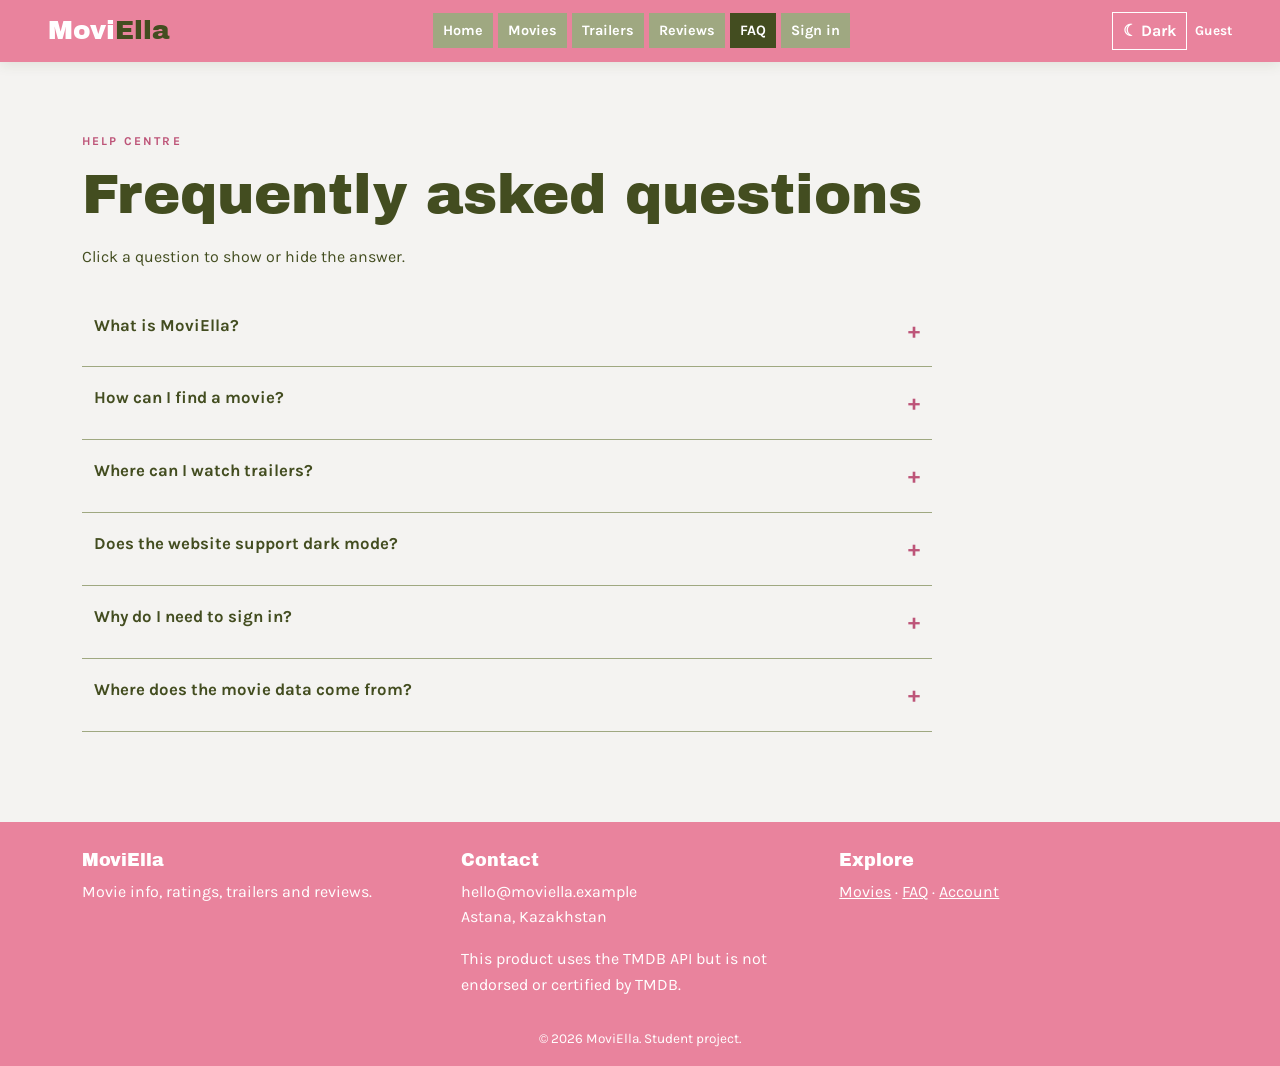
<file: faq.html>
<!DOCTYPE html>
<html lang="en">
<head>
  <meta charset="UTF-8">
  <meta name="viewport" content="width=device-width, initial-scale=1">
  <meta name="description" content="MoviElla movie discovery website">
  <title>FAQ | MoviElla</title>
  <link rel="preconnect" href="https://fonts.googleapis.com">
  <link href="https://fonts.googleapis.com/css2?family=Archivo+Black&family=Karla:wght@400;600;700&display=swap" rel="stylesheet">
  <link href="https://cdn.jsdelivr.net/npm/bootstrap@5.3.3/dist/css/bootstrap.min.css" rel="stylesheet">
  <link rel="stylesheet" href="css/style.css">
</head>
<body>
<header class="site-header">
  <a class="logo" href="index.html">Movi<span>Ella</span></a>
  <button type="button" id="menuToggle" class="menu-toggle" aria-label="Toggle navigation menu" aria-expanded="false" aria-controls="mainNav">☰</button>
  <nav id="mainNav" aria-label="Main navigation">
    <ul class="nav-list"><li><a href="index.html">Home</a></li><li><a href="movies.html">Movies</a></li><li><a href="trailers.html">Trailers</a></li><li><a href="reviews.html">Reviews</a></li><li><a href="faq.html" class="active" aria-current="page">FAQ</a></li><li><a href="signin.html">Sign in</a></li></ul>
  </nav>
  <div class="header-actions">
    <button type="button" id="themeToggle" class="utility-btn" aria-label="Switch colour theme">☾ Dark</button>
    <span id="userStatus" class="user-status" aria-live="polite">Guest</span>
    <button type="button" id="signOutBtn" class="utility-btn hidden">Sign out</button>
  </div>
</header>
<main>
<section class="container section-pad">
  <p class="eyebrow">HELP CENTRE</p>
  <h1>Frequently asked questions</h1>
  <p class="intro">Click a question to show or hide the answer.</p>
  <div class="faq-list">
    <div class="faq-item"><button type="button" class="faq-question" aria-expanded="false">What is MoviElla? <span>+</span></button><div class="faq-answer"><p>MoviElla is a student movie discovery website where visitors can browse movie information, ratings, trailers and reviews.</p></div></div>
    <div class="faq-item"><button type="button" class="faq-question" aria-expanded="false">How can I find a movie? <span>+</span></button><div class="faq-answer"><p>Open the Movies page, type a title in the search field and press Search. You can then narrow the results with the genre buttons.</p></div></div>
    <div class="faq-item"><button type="button" class="faq-question" aria-expanded="false">Where can I watch trailers? <span>+</span></button><div class="faq-answer"><p>Visit the Trailers page and search for a film. Its official trailer plays directly on the page.</p></div></div>
    <div class="faq-item"><button type="button" class="faq-question" aria-expanded="false">Does the website support dark mode? <span>+</span></button><div class="faq-answer"><p>Yes. Use the theme button in the header. Your choice is saved in localStorage and stays after refreshing the page.</p></div></div>
    <div class="faq-item"><button type="button" class="faq-question" aria-expanded="false">Why do I need to sign in? <span>+</span></button><div class="faq-answer"><p>Signing in lets you write reviews. The demo sign-in stores only your name and email in your browser and is not a real secure account system.</p></div></div>
    <div class="faq-item"><button type="button" class="faq-question" aria-expanded="false">Where does the movie data come from? <span>+</span></button><div class="faq-answer"><p>The Movies and Trailers pages use the public TMDB API. Data is requested with fetch(), parsed as JSON and displayed dynamically.</p></div></div>
  </div>
</section>
</main>
<footer class="site-footer">
  <div class="container footer-grid">
    <div><h2>MoviElla</h2><p>Movie info, ratings, trailers and reviews.</p></div>
    <div><h2>Contact</h2><p>hello@moviella.example<br>Astana, Kazakhstan</p><p>This product uses the TMDB API but is not endorsed or certified by TMDB.</p></div>
    <div><h2>Explore</h2><p><a href="movies.html">Movies</a> · <a href="faq.html">FAQ</a> · <a href="signin.html">Account</a></p></div>
  </div>
  <p class="copyright">© 2026 MoviElla. Student project.</p>
</footer>
<script src="https://code.jquery.com/jquery-3.7.1.min.js"></script>
<script src="https://cdn.jsdelivr.net/npm/bootstrap@5.3.3/dist/js/bootstrap.bundle.min.js"></script>
<script src="js/script.js"></script>
</body>
</html>
</file>
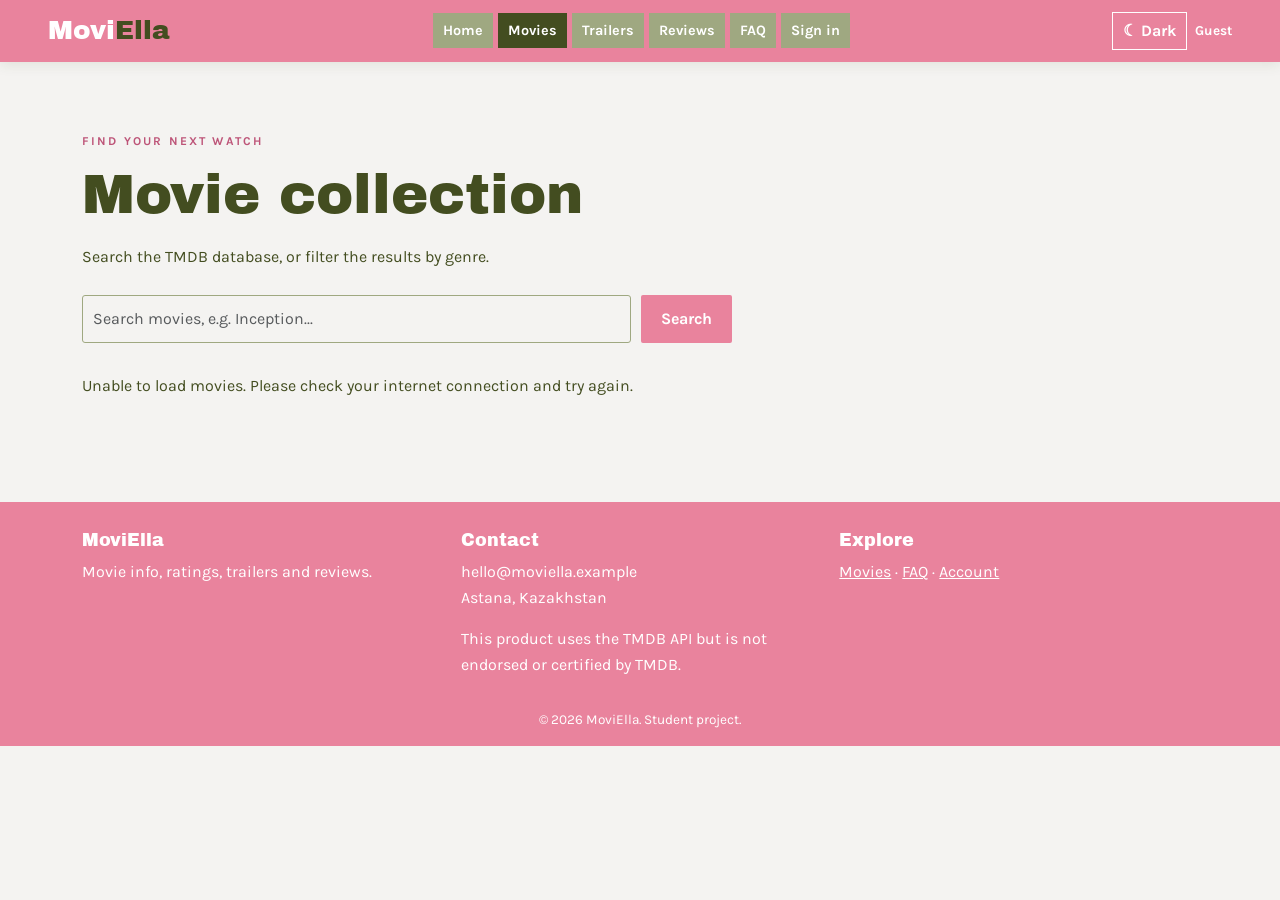
<file: movies.html>
<!DOCTYPE html>
<html lang="en">
<head>
  <meta charset="UTF-8">
  <meta name="viewport" content="width=device-width, initial-scale=1">
  <meta name="description" content="MoviElla movie discovery website">
  <title>Movies | MoviElla</title>
  <link rel="preconnect" href="https://fonts.googleapis.com">
  <link href="https://fonts.googleapis.com/css2?family=Archivo+Black&family=Karla:wght@400;600;700&display=swap" rel="stylesheet">
  <link href="https://cdn.jsdelivr.net/npm/bootstrap@5.3.3/dist/css/bootstrap.min.css" rel="stylesheet">
  <link rel="stylesheet" href="css/style.css">
</head>
<body>
<header class="site-header">
  <a class="logo" href="index.html">Movi<span>Ella</span></a>
  <button type="button" id="menuToggle" class="menu-toggle" aria-label="Toggle navigation menu" aria-expanded="false" aria-controls="mainNav">☰</button>
  <nav id="mainNav" aria-label="Main navigation">
    <ul class="nav-list"><li><a href="index.html">Home</a></li><li><a href="movies.html" class="active" aria-current="page">Movies</a></li><li><a href="trailers.html">Trailers</a></li><li><a href="reviews.html">Reviews</a></li><li><a href="faq.html">FAQ</a></li><li><a href="signin.html">Sign in</a></li></ul>
  </nav>
  <div class="header-actions">
    <button type="button" id="themeToggle" class="utility-btn" aria-label="Switch colour theme">☾ Dark</button>
    <span id="userStatus" class="user-status" aria-live="polite">Guest</span>
    <button type="button" id="signOutBtn" class="utility-btn hidden">Sign out</button>
  </div>
</header>
<main>
<section class="container section-pad" id="discover">
  <p class="eyebrow">FIND YOUR NEXT WATCH</p>
  <h1>Movie collection</h1>
  <p class="intro">Search the TMDB database, or filter the results by genre.</p>
  <form id="apiSearchForm" class="api-search">
    <label class="visually-hidden" for="apiQuery">Search movies</label>
    <input id="apiQuery" class="form-control" type="search" placeholder="Search movies, e.g. Inception..." required>
    <button class="btn btn-cv" type="submit">Search</button>
  </form>
  <div class="filters" id="genreFilters" aria-label="Filter by genre"></div>
  <p id="apiStatus" class="api-status" role="status">Loading popular movies...</p>
  <ul id="apiResults" class="card-grid"></ul>
</section>
</main>
<footer class="site-footer">
  <div class="container footer-grid">
    <div><h2>MoviElla</h2><p>Movie info, ratings, trailers and reviews.</p></div>
    <div><h2>Contact</h2><p>hello@moviella.example<br>Astana, Kazakhstan</p><p>This product uses the TMDB API but is not endorsed or certified by TMDB.</p></div>
    <div><h2>Explore</h2><p><a href="movies.html">Movies</a> · <a href="faq.html">FAQ</a> · <a href="signin.html">Account</a></p></div>
  </div>
  <p class="copyright">© 2026 MoviElla. Student project.</p>
</footer>
<script src="https://code.jquery.com/jquery-3.7.1.min.js"></script>
<script src="https://cdn.jsdelivr.net/npm/bootstrap@5.3.3/dist/js/bootstrap.bundle.min.js"></script>
<script src="js/script.js"></script>
</body>
</html>
</file>
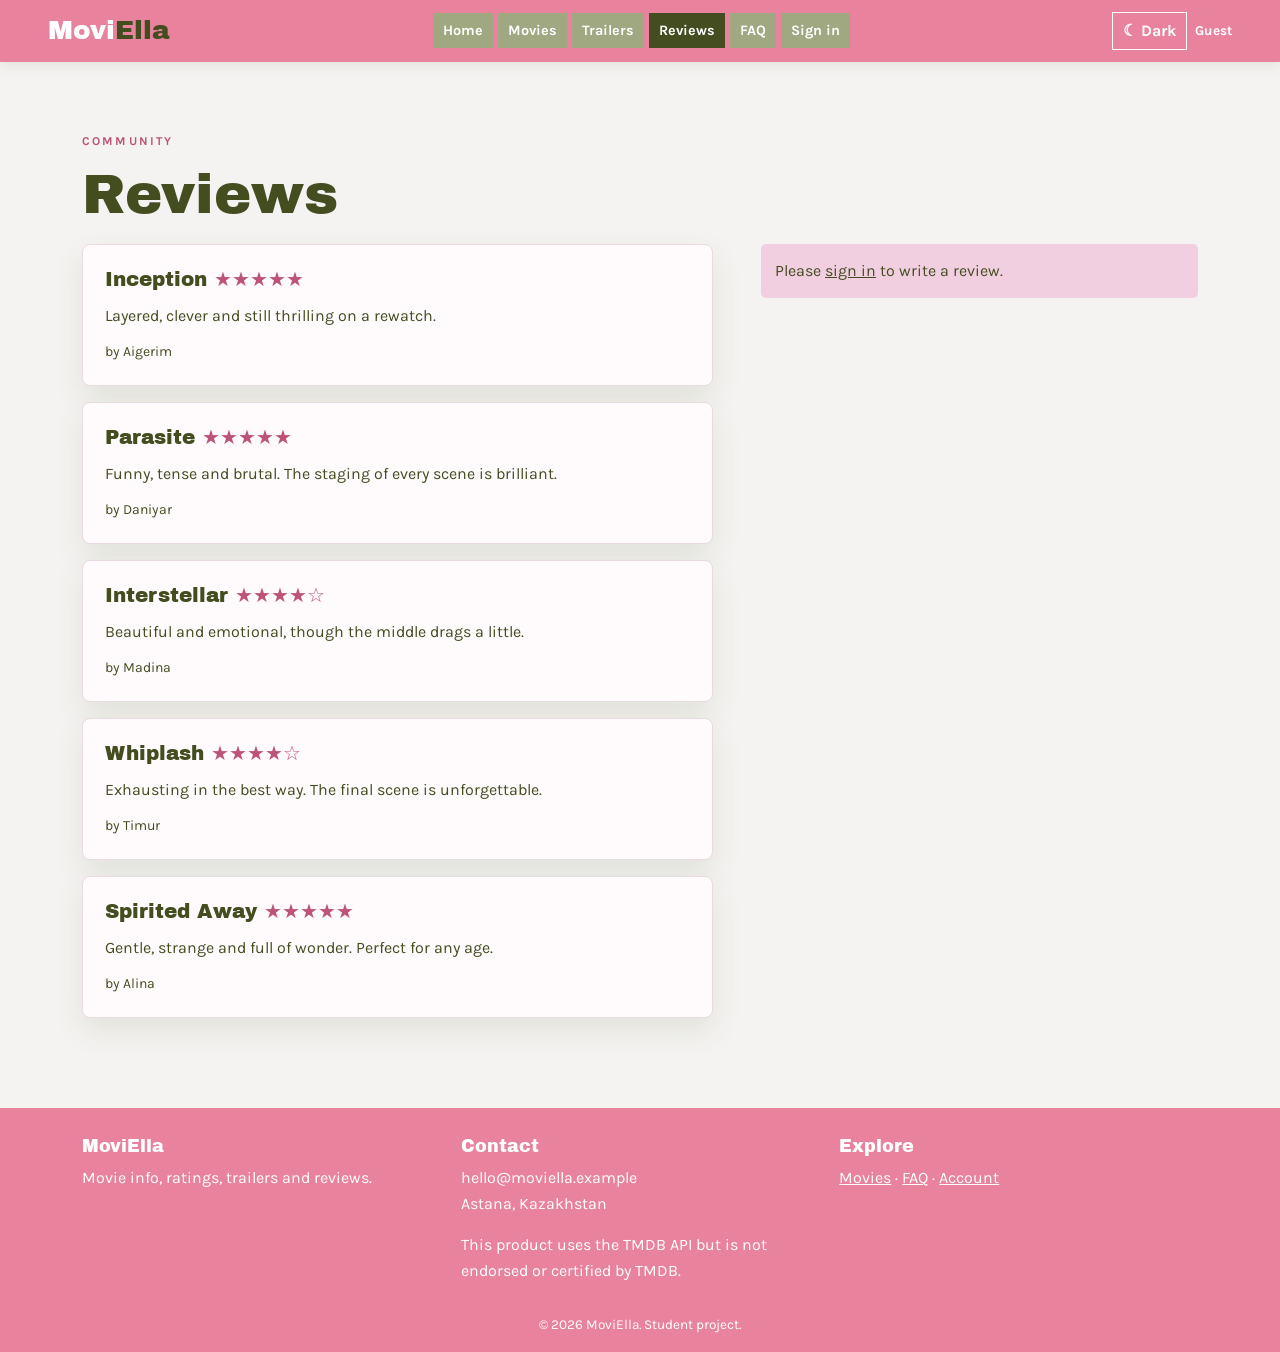
<file: reviews.html>
<!DOCTYPE html>
<html lang="en">
<head>
  <meta charset="UTF-8">
  <meta name="viewport" content="width=device-width, initial-scale=1">
  <meta name="description" content="MoviElla movie discovery website">
  <title>Reviews | MoviElla</title>
  <link rel="preconnect" href="https://fonts.googleapis.com">
  <link href="https://fonts.googleapis.com/css2?family=Archivo+Black&family=Karla:wght@400;600;700&display=swap" rel="stylesheet">
  <link href="https://cdn.jsdelivr.net/npm/bootstrap@5.3.3/dist/css/bootstrap.min.css" rel="stylesheet">
  <link rel="stylesheet" href="css/style.css">
</head>
<body>
<header class="site-header">
  <a class="logo" href="index.html">Movi<span>Ella</span></a>
  <button type="button" id="menuToggle" class="menu-toggle" aria-label="Toggle navigation menu" aria-expanded="false" aria-controls="mainNav">☰</button>
  <nav id="mainNav" aria-label="Main navigation">
    <ul class="nav-list"><li><a href="index.html">Home</a></li><li><a href="movies.html">Movies</a></li><li><a href="trailers.html">Trailers</a></li><li><a href="reviews.html" class="active" aria-current="page">Reviews</a></li><li><a href="faq.html">FAQ</a></li><li><a href="signin.html">Sign in</a></li></ul>
  </nav>
  <div class="header-actions">
    <button type="button" id="themeToggle" class="utility-btn" aria-label="Switch colour theme">☾ Dark</button>
    <span id="userStatus" class="user-status" aria-live="polite">Guest</span>
    <button type="button" id="signOutBtn" class="utility-btn hidden">Sign out</button>
  </div>
</header>
<main>
<section class="container section-pad">
  <p class="eyebrow">COMMUNITY</p>
  <h1>Reviews</h1>
  <div class="row g-5">
    <div class="col-lg-7">
      <ul class="review-list" id="reviewList">
        <li class="review"><h3>Inception <span class="stars" aria-label="5 out of 5">★★★★★</span></h3><p>Layered, clever and still thrilling on a rewatch.</p><p class="small mb-0">by Aigerim</p></li>
        <li class="review"><h3>Parasite <span class="stars" aria-label="5 out of 5">★★★★★</span></h3><p>Funny, tense and brutal. The staging of every scene is brilliant.</p><p class="small mb-0">by Daniyar</p></li>
        <li class="review"><h3>Interstellar <span class="stars" aria-label="4 out of 5">★★★★☆</span></h3><p>Beautiful and emotional, though the middle drags a little.</p><p class="small mb-0">by Madina</p></li>
        <li class="review"><h3>Whiplash <span class="stars" aria-label="4 out of 5">★★★★☆</span></h3><p>Exhausting in the best way. The final scene is unforgettable.</p><p class="small mb-0">by Timur</p></li>
        <li class="review"><h3>Spirited Away <span class="stars" aria-label="5 out of 5">★★★★★</span></h3><p>Gentle, strange and full of wonder. Perfect for any age.</p><p class="small mb-0">by Alina</p></li>
      </ul>
    </div>
    <div class="col-lg-5">
      <form class="cv-form" id="reviewForm" novalidate>
        <h2 class="h4">Write a review</h2>
        <label for="name">Your name</label>
        <input id="name" name="name" type="text" readonly>
        <label for="movie">Movie</label>
        <select id="movie" name="movie">
          <option>Inception</option><option>The Dark Knight</option><option>Parasite</option>
          <option>Spirited Away</option><option>Interstellar</option><option>Whiplash</option>
        </select>
        <label for="rating">Rating (1–5)</label>
        <input id="rating" name="rating" type="number" min="1" max="5" value="5">
        <label for="text">Review</label>
        <textarea id="text" name="text" rows="4"></textarea>
        <small class="field-error" id="reviewError"></small>
        <button class="btn btn-cv mt-3" type="submit">Post review</button>
      </form>
      <p id="reviewNotice" class="notice hidden">Please <a href="signin.html">sign in</a> to write a review.</p>
    </div>
  </div>
</section>
</main>
<footer class="site-footer">
  <div class="container footer-grid">
    <div><h2>MoviElla</h2><p>Movie info, ratings, trailers and reviews.</p></div>
    <div><h2>Contact</h2><p>hello@moviella.example<br>Astana, Kazakhstan</p><p>This product uses the TMDB API but is not endorsed or certified by TMDB.</p></div>
    <div><h2>Explore</h2><p><a href="movies.html">Movies</a> · <a href="faq.html">FAQ</a> · <a href="signin.html">Account</a></p></div>
  </div>
  <p class="copyright">© 2026 MoviElla. Student project.</p>
</footer>
<script src="https://code.jquery.com/jquery-3.7.1.min.js"></script>
<script src="https://cdn.jsdelivr.net/npm/bootstrap@5.3.3/dist/js/bootstrap.bundle.min.js"></script>
<script src="js/script.js"></script>
</body>
</html>
</file>
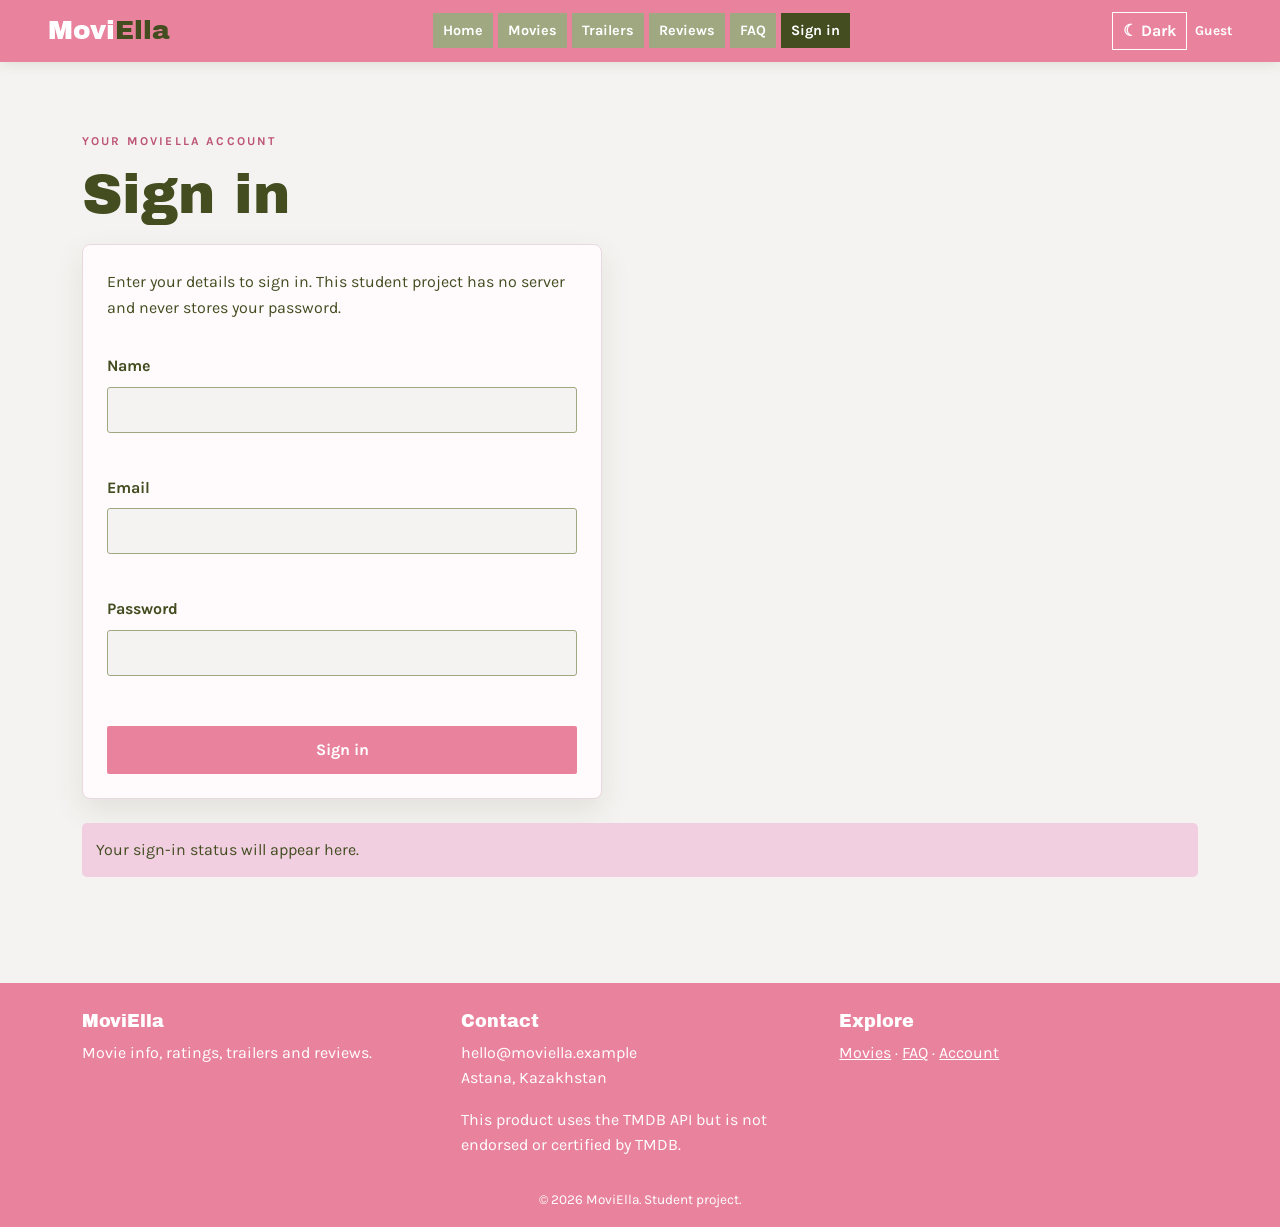
<file: signin.html>
<!DOCTYPE html>
<html lang="en">
<head>
  <meta charset="UTF-8">
  <meta name="viewport" content="width=device-width, initial-scale=1">
  <meta name="description" content="MoviElla movie discovery website">
  <title>Sign in | MoviElla</title>
  <link rel="preconnect" href="https://fonts.googleapis.com">
  <link href="https://fonts.googleapis.com/css2?family=Archivo+Black&family=Karla:wght@400;600;700&display=swap" rel="stylesheet">
  <link href="https://cdn.jsdelivr.net/npm/bootstrap@5.3.3/dist/css/bootstrap.min.css" rel="stylesheet">
  <link rel="stylesheet" href="css/style.css">
</head>
<body>
<header class="site-header">
  <a class="logo" href="index.html">Movi<span>Ella</span></a>
  <button type="button" id="menuToggle" class="menu-toggle" aria-label="Toggle navigation menu" aria-expanded="false" aria-controls="mainNav">☰</button>
  <nav id="mainNav" aria-label="Main navigation">
    <ul class="nav-list"><li><a href="index.html">Home</a></li><li><a href="movies.html">Movies</a></li><li><a href="trailers.html">Trailers</a></li><li><a href="reviews.html">Reviews</a></li><li><a href="faq.html">FAQ</a></li><li><a href="signin.html" class="active" aria-current="page">Sign in</a></li></ul>
  </nav>
  <div class="header-actions">
    <button type="button" id="themeToggle" class="utility-btn" aria-label="Switch colour theme">☾ Dark</button>
    <span id="userStatus" class="user-status" aria-live="polite">Guest</span>
    <button type="button" id="signOutBtn" class="utility-btn hidden">Sign out</button>
  </div>
</header>
<main>
<section class="container section-pad">
  <p class="eyebrow">YOUR MOVIELLA ACCOUNT</p>
  <h1>Sign in</h1>
  <div id="signInPanel" class="auth-panel">
    <p class="intro">Enter your details to sign in. This student project has no server and never stores your password.</p>
    <form id="signInForm" class="cv-form" novalidate>
      <label for="loginName">Name</label>
      <input id="loginName" class="form-control" autocomplete="name">
      <small class="field-error" id="loginNameError"></small>
      <label for="loginEmail">Email</label>
      <input id="loginEmail" class="form-control" type="email" autocomplete="email">
      <small class="field-error" id="loginEmailError"></small>
      <label for="loginPassword">Password</label>
      <input id="loginPassword" class="form-control" type="password" autocomplete="current-password">
      <small class="field-error" id="loginPasswordError"></small>
      <button class="btn btn-cv mt-3" type="submit">Sign in</button>
    </form>
  </div>
  <div id="welcomePanel" class="auth-panel hidden">
    <h2>Welcome, <span id="welcomeName"></span>!</h2>
    <p>You are signed in. You can now write reviews.</p>
    <a class="btn btn-cv" href="reviews.html">Write a review</a>
  </div>
  <p id="authMessage" class="notice mt-4" role="status" aria-live="polite">Your sign-in status will appear here.</p>
</section>
</main>
<footer class="site-footer">
  <div class="container footer-grid">
    <div><h2>MoviElla</h2><p>Movie info, ratings, trailers and reviews.</p></div>
    <div><h2>Contact</h2><p>hello@moviella.example<br>Astana, Kazakhstan</p><p>This product uses the TMDB API but is not endorsed or certified by TMDB.</p></div>
    <div><h2>Explore</h2><p><a href="movies.html">Movies</a> · <a href="faq.html">FAQ</a> · <a href="signin.html">Account</a></p></div>
  </div>
  <p class="copyright">© 2026 MoviElla. Student project.</p>
</footer>
<script src="https://code.jquery.com/jquery-3.7.1.min.js"></script>
<script src="https://cdn.jsdelivr.net/npm/bootstrap@5.3.3/dist/js/bootstrap.bundle.min.js"></script>
<script src="js/script.js"></script>
</body>
</html>
</file>
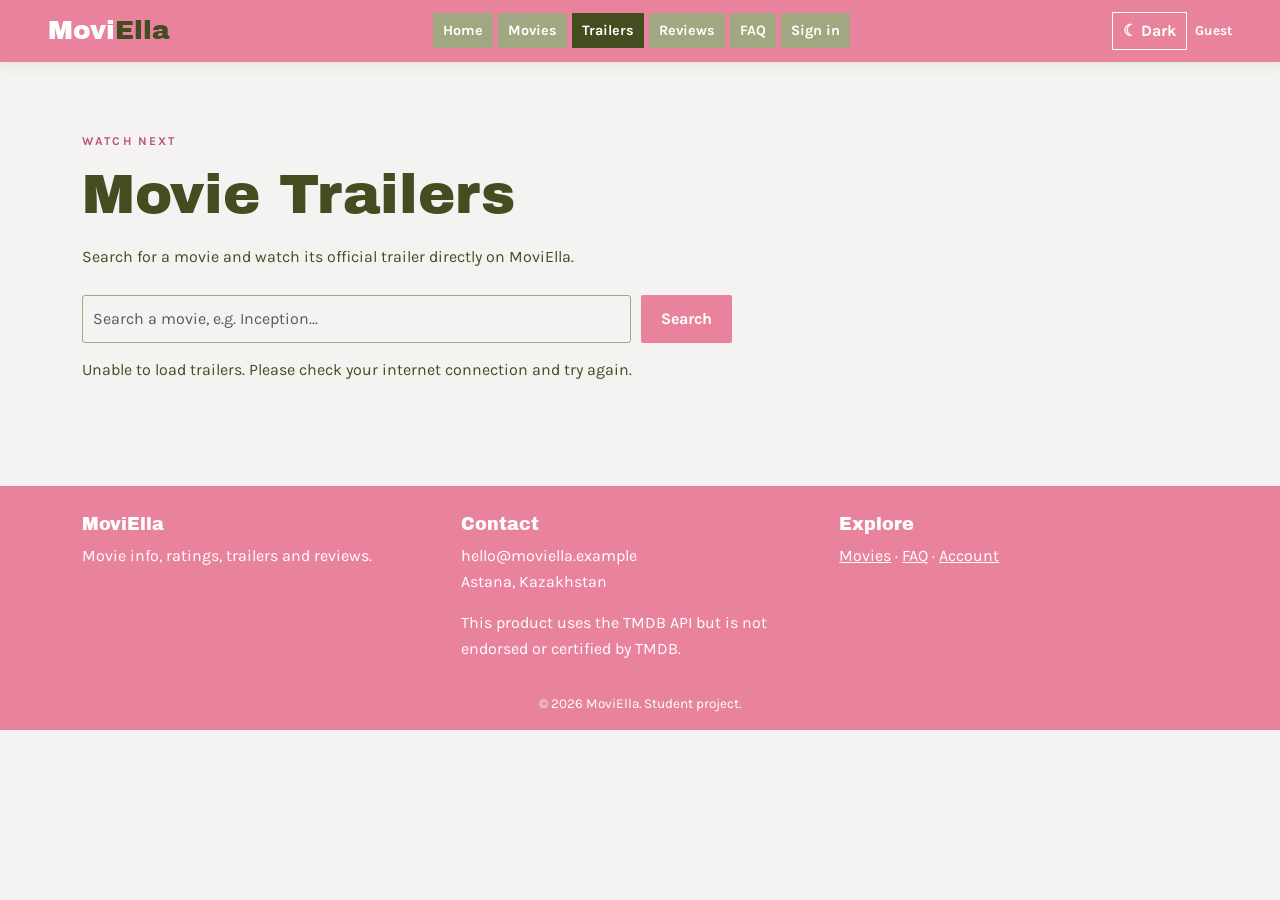
<file: trailers.html>
<!DOCTYPE html>
<html lang="en">
<head>
  <meta charset="UTF-8">
  <meta name="viewport" content="width=device-width, initial-scale=1">
  <meta name="description" content="MoviElla movie discovery website">
  <title>Trailers | MoviElla</title>
  <link rel="preconnect" href="https://fonts.googleapis.com">
  <link href="https://fonts.googleapis.com/css2?family=Archivo+Black&family=Karla:wght@400;600;700&display=swap" rel="stylesheet">
  <link href="https://cdn.jsdelivr.net/npm/bootstrap@5.3.3/dist/css/bootstrap.min.css" rel="stylesheet">
  <link rel="stylesheet" href="css/style.css">
</head>
<body>
<header class="site-header">
  <a class="logo" href="index.html">Movi<span>Ella</span></a>
  <button type="button" id="menuToggle" class="menu-toggle" aria-label="Toggle navigation menu" aria-expanded="false" aria-controls="mainNav">☰</button>
  <nav id="mainNav" aria-label="Main navigation">
    <ul class="nav-list"><li><a href="index.html">Home</a></li><li><a href="movies.html">Movies</a></li><li><a href="trailers.html" class="active" aria-current="page">Trailers</a></li><li><a href="reviews.html">Reviews</a></li><li><a href="faq.html">FAQ</a></li><li><a href="signin.html">Sign in</a></li></ul>
  </nav>
  <div class="header-actions">
    <button type="button" id="themeToggle" class="utility-btn" aria-label="Switch colour theme">☾ Dark</button>
    <span id="userStatus" class="user-status" aria-live="polite">Guest</span>
    <button type="button" id="signOutBtn" class="utility-btn hidden">Sign out</button>
  </div>
</header>
<main>
<section class="container section-pad">
  <p class="eyebrow">WATCH NEXT</p>
  <h1>Movie Trailers</h1>
  <p class="intro">Search for a movie and watch its official trailer directly on MoviElla.</p>
  <form id="trailerSearchForm" class="api-search">
    <label class="visually-hidden" for="trailerQuery">Search for a movie</label>
    <input type="search" id="trailerQuery" class="form-control" placeholder="Search a movie, e.g. Inception..." required>
    <button type="submit" class="btn btn-cv">Search</button>
  </form>
  <p id="trailerStatus" class="api-status" role="status">Loading popular trailers...</p>
  <ul id="trailerResults" class="card-grid"></ul>
</section>
</main>
<footer class="site-footer">
  <div class="container footer-grid">
    <div><h2>MoviElla</h2><p>Movie info, ratings, trailers and reviews.</p></div>
    <div><h2>Contact</h2><p>hello@moviella.example<br>Astana, Kazakhstan</p><p>This product uses the TMDB API but is not endorsed or certified by TMDB.</p></div>
    <div><h2>Explore</h2><p><a href="movies.html">Movies</a> · <a href="faq.html">FAQ</a> · <a href="signin.html">Account</a></p></div>
  </div>
  <p class="copyright">© 2026 MoviElla. Student project.</p>
</footer>
<script src="https://code.jquery.com/jquery-3.7.1.min.js"></script>
<script src="https://cdn.jsdelivr.net/npm/bootstrap@5.3.3/dist/js/bootstrap.bundle.min.js"></script>
<script src="js/script.js"></script>
</body>
</html>
</file>
<file: css/style.css>
:root {
  --cream: #F4F3F1;
  --olive: #434d20;
  --sage: #9FA881;
  --pink: #e9839D;
  --blush: #F1CFE1;
  --surface: #fffafc;
  --border: #e9d9e1;
  --muted: #6b7055;
  --accent: #bd5478;
  --shadow: 0 12px 30px rgba(67, 77, 32, .10);
}

body.dark-theme {
  --cream: #20231b;
  --olive: #eef0df;
  --sage: #66704c;
  --pink: #a95672;
  --blush: #37303a;
  --surface: #2b2e25;
  --border: #4d5142;
  --muted: #b9bda6;
  --accent: #e9839D;
  --shadow: 0 12px 30px rgba(0, 0, 0, .2);
}

* { box-sizing: border-box; }

body {
  margin: 0;
  background: var(--cream);
  color: var(--olive);
  font: 16px/1.6 Karla, Arial, sans-serif;
  transition: background .2s, color .2s;
}

h1, h2, h3, .logo { font-family: "Archivo Black", Georgia, serif; line-height: 1.2; }
h1 { font-size: clamp(2rem, 5vw, 3.5rem); margin: 0 0 1rem; }
h2 { font-size: clamp(1.35rem, 3vw, 2rem); }
h3 { font-size: 1.25rem; }
a { color: var(--olive); }
a:hover { color: var(--pink); }
ul { padding-left: 1.2rem; }
img { max-width: 100%; }

.hidden { display: none !important; }

.site-header {
  position: sticky;
  top: 0;
  z-index: 50;
  display: flex;
  align-items: center;
  justify-content: space-between;
  flex-wrap: wrap;
  gap: 12px;
  padding: 12px clamp(16px, 4vw, 48px);
  background: var(--pink);
  box-shadow: 0 3px 12px rgba(67, 77, 32, .1);
}

.logo { font-size: 1.65rem; color: #fff; text-decoration: none; white-space: nowrap; }
.logo span { color: var(--olive); }
body.dark-theme .logo span { color: #20231b; }

.nav-list { display: flex; flex-wrap: wrap; justify-content: center; gap: 5px; margin: 0; padding: 0; list-style: none; }
.nav-list a {
  display: block;
  padding: 6px 10px;
  background: var(--sage);
  color: #fff;
  font-size: .9rem;
  font-weight: 700;
  text-decoration: none;
}
.nav-list a:hover, .nav-list a.active { background: #434d20; color: #fff; }

.menu-toggle { display: none; padding: 4px 12px; border: 1px solid #fff; background: transparent; color: #fff; font-size: 1.4rem; line-height: 1.2; }

.header-actions { display: flex; align-items: center; gap: 8px; }
.utility-btn { padding: 5px 10px; border: 1px solid #fff; background: transparent; color: #fff; font-weight: 700; }
.user-status { color: #fff; font-size: .85rem; font-weight: 700; }

.hero { padding: clamp(55px, 9vw, 110px) 16px; background: var(--blush); }
.hero h1 { max-width: 800px; margin: 0 auto 16px; }
.hero .lead { max-width: 650px; margin: 0 auto 25px; }

.eyebrow { margin-bottom: 10px; color: var(--accent); font-size: .75rem; font-weight: 700; letter-spacing: .18em; }

.btn-cv { padding: 10px 18px; border: 2px solid var(--pink); border-radius: 2px; background: var(--pink); color: #fff; font-weight: 700; }
.btn-cv:hover { border-color: #434d20; background: #434d20; color: #fff; }
.btn-outline-cv { padding: 10px 18px; border: 2px solid var(--olive); border-radius: 2px; color: var(--olive); font-weight: 700; }
.btn-outline-cv:hover { background: var(--olive); color: var(--cream); }

.section-pad { padding-top: clamp(36px, 6vw, 70px); padding-bottom: clamp(36px, 6vw, 70px); }
.section-heading { display: flex; align-items: flex-end; justify-content: space-between; gap: 15px; margin-bottom: 22px; }
.intro { max-width: 700px; margin-bottom: 25px; }

.card-grid { display: grid; grid-template-columns: repeat(3, minmax(0, 1fr)); gap: 22px; margin: 0; padding: 0; list-style: none; }

.movie-card, .trailer-card, .review, .auth-panel, .about-panel {
  overflow: hidden;
  border: 1px solid var(--border);
  border-radius: 8px;
  background: var(--surface);
  box-shadow: var(--shadow);
}

.movie-card img { display: block; width: 100%; aspect-ratio: 2 / 3; object-fit: cover; background: var(--blush); }
.card-body { padding: 18px; }
.card-body p { margin: .3rem 0; color: var(--muted); }
.card-body a { font-weight: 700; text-decoration: none; }
.rating { color: var(--accent); font-weight: 700; }

.poster-placeholder {
  display: flex;
  align-items: center;
  justify-content: center;
  width: 100%;
  aspect-ratio: 2 / 3;
  background: var(--blush);
  color: var(--muted);
}

.feature-panel { display: flex; align-items: center; justify-content: space-between; gap: 20px; padding: 26px; border-radius: 8px; background: var(--blush); }

.api-search { display: flex; gap: 10px; max-width: 650px; }
.api-status { margin: 14px 0; }

.filters { display: flex; flex-wrap: wrap; gap: 7px; margin-top: 16px; }
.filter-btn { padding: 7px 14px; border: 1px solid var(--sage); background: var(--sage); color: #fff; }
.filter-btn.active, .filter-btn:hover { border-color: #434d20; background: #434d20; }

.trailer-card { display: flex; flex-direction: column; gap: 12px; padding: 20px; }
.trailer-card h2 { margin: 8px 0 0; font-size: 1.4rem; }
.trailer-card p { margin: 0; }
.trailer-poster { width: 100%; aspect-ratio: 2 / 3; border-radius: 10px; object-fit: cover; }
.trailer-video { width: 100%; aspect-ratio: 16 / 9; height: auto; border: 0; border-radius: 10px; }
.trailer-unavailable { padding: 12px; border-radius: 8px; background: rgba(128, 128, 128, .12); font-size: .9rem; }

.review-list { display: grid; gap: 16px; margin: 0; padding: 0; list-style: none; }
.review { padding: 22px; }
.review p { margin: 12px 0; }
.stars { color: var(--accent); }

.auth-panel { max-width: 520px; padding: 24px; }

.cv-form { display: flex; flex-direction: column; gap: 8px; }
.cv-form label { margin-top: 8px; font-weight: 700; }

.form-control, .cv-form input, .cv-form select, .cv-form textarea {
  padding: 10px;
  border: 1px solid var(--sage);
  border-radius: 3px;
  background: var(--cream);
  color: var(--olive);
}
.form-control:focus, .cv-form input:focus, .cv-form select:focus, .cv-form textarea:focus {
  border-color: var(--pink);
  background: var(--cream);
  color: var(--olive);
  box-shadow: 0 0 0 .2rem rgba(233, 131, 157, .25);
}

.field-error { min-height: 18px; color: #b42318; }
body.dark-theme .field-error { color: #ff9b8f; }

.notice { padding: 14px; border-radius: 5px; background: var(--blush); }

.about-panel { padding: 26px; }
.about-panel li { margin: 6px 0; }

.faq-list { max-width: 850px; }
.faq-item { border-bottom: 1px solid var(--sage); }
.faq-question {
  display: flex;
  justify-content: space-between;
  gap: 20px;
  width: 100%;
  padding: 18px 12px;
  border: 0;
  background: transparent;
  color: var(--olive);
  font-size: 1.05rem;
  font-weight: 700;
  text-align: left;
}
.faq-question span { color: var(--accent); font-size: 1.4rem; }
.faq-answer { display: none; padding: 0 12px 16px; }
.faq-answer p { margin: 0; }

.site-footer { margin-top: 20px; padding: 28px 5vw 16px; background: var(--pink); color: #fff; }
.site-footer h2 { font-size: 1.1rem; }
.site-footer a { color: #fff; }
.footer-grid { display: grid; grid-template-columns: repeat(3, 1fr); gap: 20px; }
.copyright { margin: 15px 0 0; font-size: .85rem; text-align: center; }

@media (max-width: 900px) {
  .site-header { justify-content: space-between; }
  .menu-toggle { display: block; }
  .header-actions { order: 3; width: 100%; justify-content: center; }
  #mainNav { display: none; order: 4; width: 100%; }
  #mainNav.open { display: block; }
  .nav-list { flex-direction: column; }
  .card-grid { grid-template-columns: repeat(2, minmax(0, 1fr)); }
}

@media (max-width: 600px) {
  .card-grid, .footer-grid { grid-template-columns: 1fr; }
  .feature-panel { flex-direction: column; align-items: stretch; }
  .section-heading { flex-direction: column; align-items: flex-start; }
  .api-search { flex-direction: column; }
  .nav-list a { padding: 5px 8px; font-size: .82rem; }
  .hero .btn { margin: 5px; }
}
</file>
